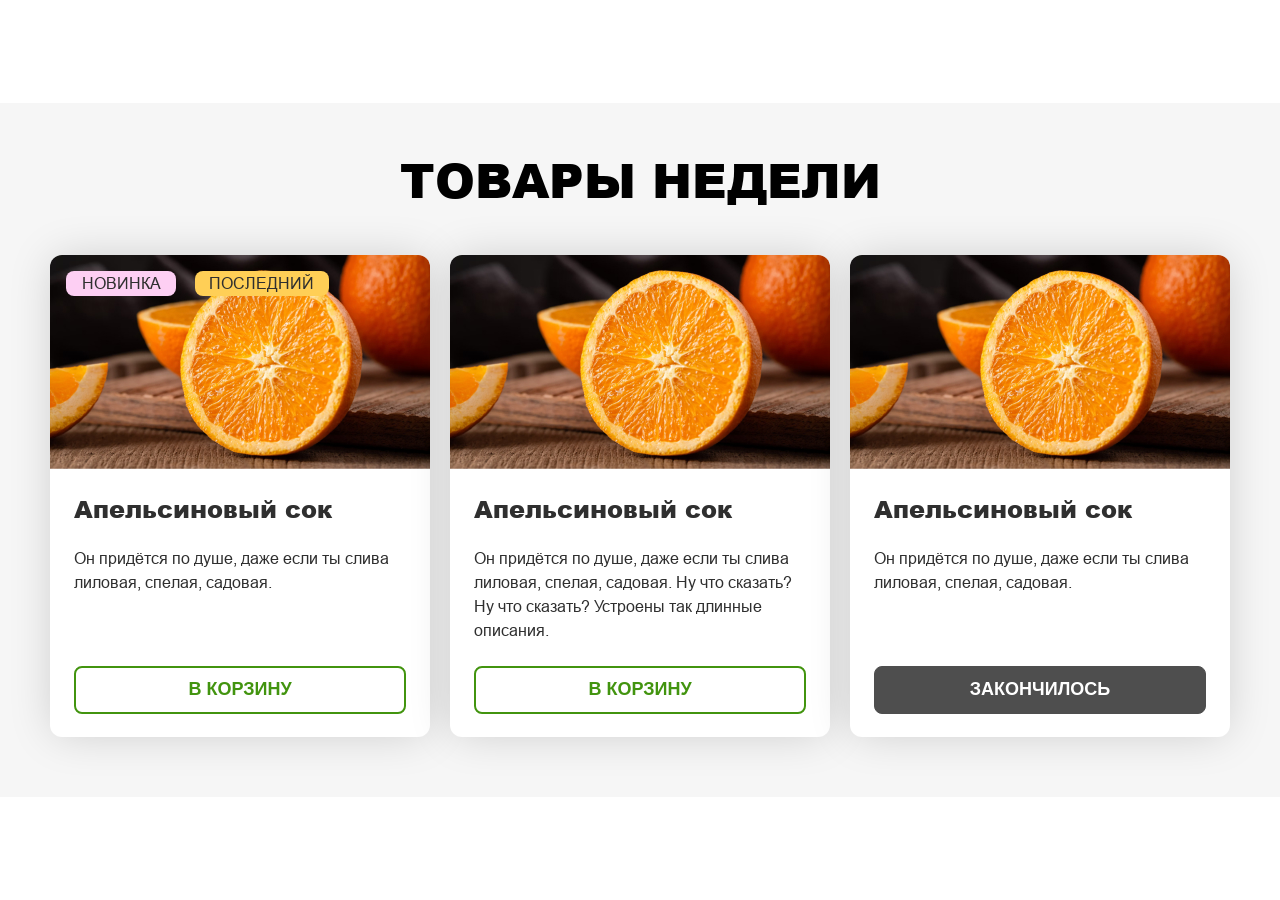
<file: 01-product-card/index.html>
<!doctype html>
<html lang="ru">

<head>
    <meta charset="UTF-8">
    <meta name="viewport" content="width=device-width, user-scalable=no, initial-scale=1.0, maximum-scale=1.0, minimum-scale=1.0">
    <meta http-equiv="X-UA-Compatible" content="ie=edge">
    <title>SpurIT - Тестовое задание 1. HTML и CSS</title>
    <link rel="stylesheet" href="./index.css">
</head>

<body>
    <main>
        <!-- Напиши разметку на этом месте и больше ничего не трогай -->
        <div class="wrapper">
            <section class="products">

                <h1 class="products__title">ТОВАРЫ НЕДЕЛИ</h1>

                <div class="products__cards">

                    <div class="card-products products__card">
                        <div class="card-products__tags">
                            <div class="card-products__tag card-products__tag--new">НОВИНКА</div>
                            <div class="card-products__tag card-products__tag--last">ПОСЛЕДНИЙ</div>
                        </div>
                        <img src="img/product.jpg" alt="Товар недели" class="card-products__img">

                        <div class="card-products__inner">
                            <h2 class="card-products__title">Апельсиновый сок</h2>
                            <div class="card-products__desc">Он придётся по душе, даже если ты слива лиловая, спелая, садовая.</div>
                        </div>
                        <button class="card-products__button card-products__button--default">В КОРЗИНУ</button>
                    </div>

                    <div class="card-products products__card">

                        <img src="img/product.jpg" alt="Товар недели" class="card-products__img">

                        <div class="card-products__inner">
                            <h2 class="card-products__title">Апельсиновый сок</h2>
                            <div class="card-products__desc">Он придётся по душе, даже если ты слива лиловая, спелая, садовая. Ну что сказать? Ну что сказать? Устроены так длинные описания.</div>
                        </div>
                        <button class="card-products__button card-products__button--default">В КОРЗИНУ</button>
                    </div>

                    <div class="card-products products__card">
                        <img src="img/product.jpg" alt="Товар недели" class="card-products__img">

                        <div class="card-products__inner">
                            <h2 class="card-products__title">Апельсиновый сок</h2>
                            <div class="card-products__desc">Он придётся по душе, даже если ты слива лиловая, спелая, садовая.</div>
                        </div>
                        <button class="card-products__button card-products__button--disabled">ЗАКОНЧИЛОСЬ</button>
                    </div>

                </div>

            </section>
        </div>

    </main>
</body>

</html>
</file>
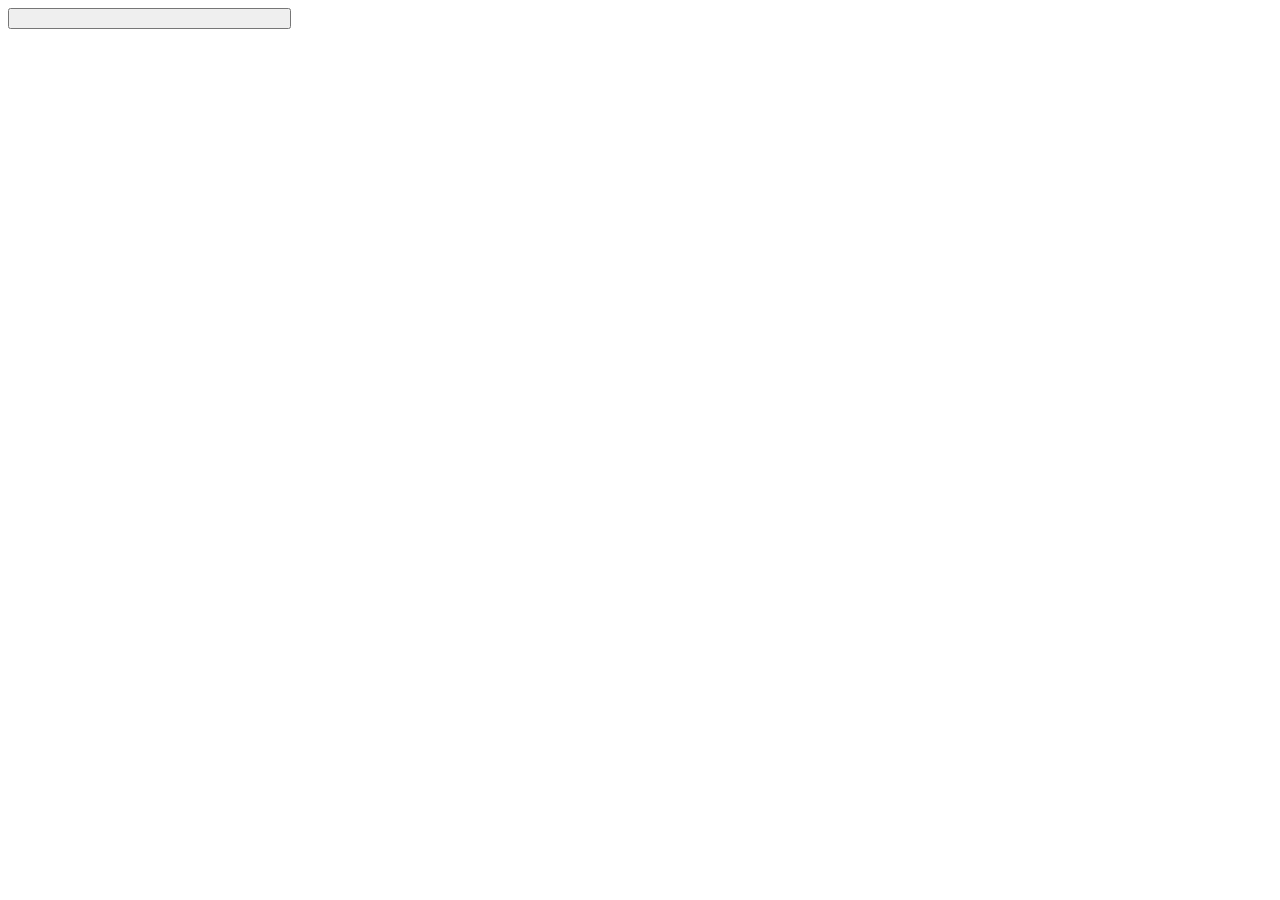
<file: 02-collapse/index.html>
<!-- Ничего здесь не меняй! -->
<!doctype html>
<html lang="ru">
<head>
    <meta charset="UTF-8">
    <meta name="viewport"
          content="width=device-width, user-scalable=no, initial-scale=1.0, maximum-scale=1.0, minimum-scale=1.0">
    <meta http-equiv="X-UA-Compatible" content="ie=edge">
    <title>SpurIT - Тестовое задание 2. JS</title>
    <link rel="stylesheet" href="./index.css">
    <script src="./index.js" defer></script>
</head>
<body>
<main>
    <div class="collapsible">
        <button class="collapsible__button" type="button">
            <span class="collapsible__action collapsible__action--visible">Скрыть содержимое</span>
            <span class="collapsible__action collapsible__action--hidden">Показать содержимое</span>
        </button>
        <div class="collapsible__content">
            <p>Я невероятное содержимое этого коллапса. Я переверну твой мир... или нет.</p>
        </div>
    </div>
</main>
</body>
</html>
</file>
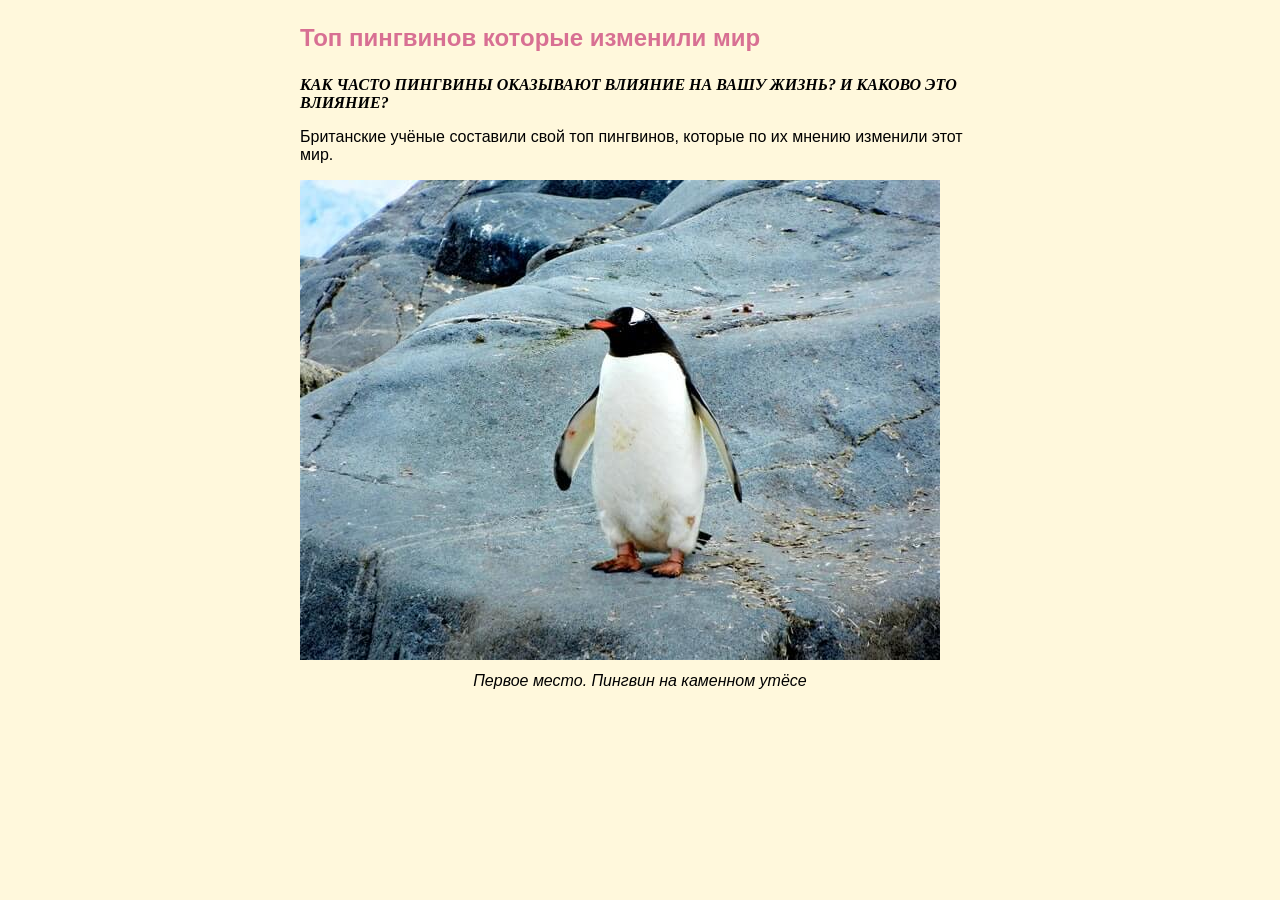
<file: 03-fix-problems/index.html>
<!-- Ничего здесь не трогай, это на Новый Год! -->
<!doctype html>
<html lang="ru">

<head>
    <meta charset="UTF-8">
    <meta name="viewport" content="width=device-width, user-scalable=no, initial-scale=1.0, maximum-scale=1.0, minimum-scale=1.0">
    <meta http-equiv="X-UA-Compatible" content="ie=edge">
    <title>SpurIT - Тестовое задание 3. Рефакторинг</title>
    <link rel="stylesheet" href="./index.css">
</head>

<body>
    <main>
        <article class="article">
            <h1 class="article__heading article__heading--verified">Топ пингвинов которые изменили мир</h1>
            <p class="article__lead">Как часто пингвины оказывают влияние на вашу жизнь? И каково это влияние?</p>
            <p>Британские учёные составили свой топ пингвинов, которые по их мнению изменили этот мир.</p>
            <figure class="article__figure figure">
                <img class="figure__image" src="./img/penguin.jpg" alt="Пингвин стоит на каменном утёсе и задумчиво осматривает окресности в поисках смысла жизни" />
                <figcaption class="figure__caption">Первое место. Пингвин на каменном утёсе</figcaption>
            </figure>
        </article>
    </main>
</body>

</html>
</file>
<file: 01-product-card/index.css>
/* Смотри сколько снизу свободного места! Оно идеально подойдёт, чтобы писать твои стили! */

@font-face {
    font-family: 'AriaL Black';
    src: url("fonts/arial-black.ttf");
    font-weight: 900;
}

@font-face {
    font-family: 'AriaL Regular';
    src: url("fonts/arial-regular.ttf");
    font-weight: 400;
}

body {
    padding: 0;
    margin: 0;
}

.wrapper {
    display: flex;
    align-items: center;
    justify-content: center;
    width: 100vw;
    height: 100vh;
    font-family: 'Arial Regular';
    overflow-x: hidden;
}

.products {
    display: flex;
    flex-direction: column;
    align-items: center;
    width: 1920px;
    min-height: 694px;
    background: #F6F6F6;
}

.products__title {
    text-align: center;
    font-family: 'AriaL Black';
    font-weight: 900;
    font-size: 48px;
    line-height: 72px;
}

.products__cards {
    display: flex;
    align-items: center;
    justify-content: space-between;
    gap: 20px;
    width: 1180px;
    min-height: 482px;
}

.products__card {
    position: relative;
    display: flex;
    flex-direction: column;
    align-items: center;
    width: 380px;
    height: 482px;
    color: #2F2F2F;
    background: #FFFFFF;
    border-radius: 12px;
    box-shadow: 0px 0px 45px -4px rgba(0, 0, 0, 0.18);
    overflow: hidden;
}

.card-products__tags {
    position: absolute;
    top: 16px;
    left: 16px;
    z-index: 1;
    display: flex;
    justify-content: space-between;
    width: 263px;
    height: 25.33px;
}

.card-products__tag {
    display: flex;
    align-items: center;
    justify-content: center;
    height: 25px;
    font-weight: 400;
    font-size: 16px;
    line-height: 24px;
    border-radius: 8px;
}

.card-products__tag--new {
    width: 110px;
    background: #FDCFF3;
}

.card-products__tag--last {
    width: 134.41px;
    background: #FFCF56;
}

.card-products__inner {
    height: 195.28px;
    padding: 2px 24px 0px 24px;
}

.card-products__title {
    font-family: 'AriaL Black';
    font-size: 24px;
    line-height: 36px;
}

.card-products__desc {
    font-weight: 400;
    font-size: 16px;
    line-height: 24px;
}

.card-products__button {
    width: 332px;
    height: 48px;
    font-weight: 900;
    font-size: 18px;
    line-height: 25px;
    color: #42940F;
    background: #FFFFFF;
    border: 2px solid #42940F;
    border-radius: 8px;
}

.card-products__button--default {
    cursor: pointer;
    transition: 0.6s;
}

.card-products__button--default:hover {
    color: #FFFFFF;
    background: #42940F;
}

.card-products__button--default:active {
    color: #FFFFFF;
    background: #1F5200;
}

.card-products__button--disabled {
    color: #FFFFFF;
    background: #4E4E4E;
    border: 1px solid #4E4E4E;
}


/* Media start */

@media (max-width: 1200px) {
    .wrapper {
        align-items: flex-start;
    }
    .products__title {
        font-size: 36px;
        line-height: 60px;
    }
    .products__card {
        max-width: 380px;
    }
    .products__cards {
        flex-direction: column;
        max-width: 380px;
        padding-bottom: 30px;
    }
}

@media (max-width: 390px) {
    .products__title {
        font-size: 20px;
        line-height: 30px;
    }
    .products__card {
        max-width: 310px;
    }
    .card-products__button {
        width: 262px;
    }
}

@media (max-width: 320px) {
    .products__title {
        text-align: center;
        font-size: 16px;
        line-height: 24px;
    }
    .products__card {
        width: calc(100vw - 10px);
    }
    .card-products__tags {
        gap: 16px;
        width: auto;
        flex-wrap: wrap;
    }
    .card-products__inner {
        padding: 0px 6px 0 6px;
    }
    .card-products__title {
        font-size: 18px;
        line-height: 27px;
    }
    .card-products__desc {
        font-size: 14px;
        line-height: 16px;
    }
    .card-products__button {
        width: calc(100vw - 22px);
    }
}


/* Media end */
</file>
<file: 02-collapse/index.css>
/* Ты очень любопытный. Главное ничего тут не меняй! */
</file>
<file: 03-fix-problems/index.css>
body {
    margin: 0;
    font-family: sans-serif, serif;
    background: #fff8dc;
}

.article {
    max-width: 680px;
    margin: 0 auto;
    padding: 24px;
}

.article__heading {
    margin: 0 0 24px;
}

.article__heading--verified {
    color: #d87093;
}

.article__lead {
    font-family: serif;
    font-style: italic;
    font-weight: 700;
    text-transform: uppercase;
}

.article__figure {
    margin: 0 auto;
}

.figure__image {
    max-width: 100%;
}

.figure__caption {
    margin-top: 8px;
    font-style: italic;
    text-align: center;
}
</file>
